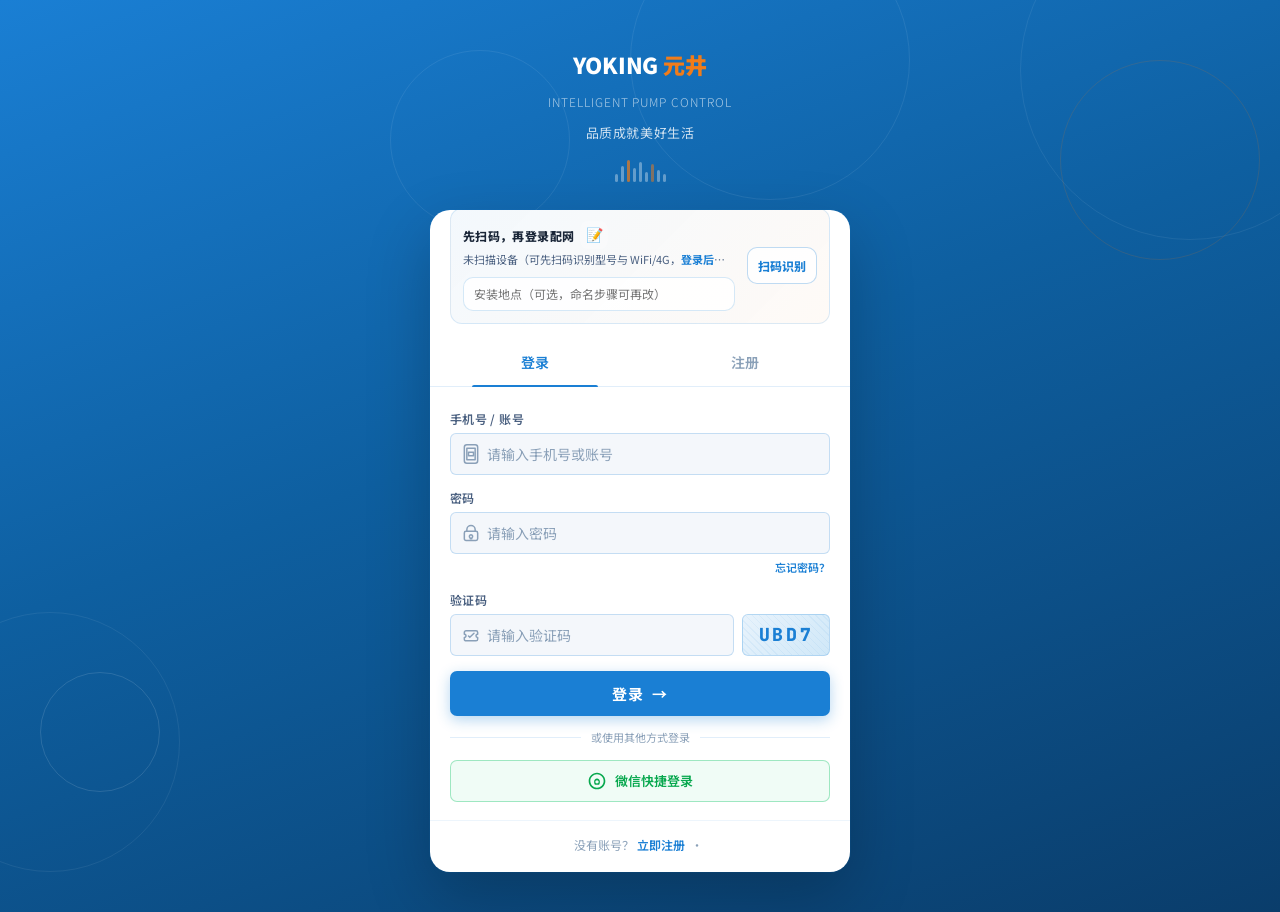
<file: login.html>
<!doctype html>
<html lang="zh-CN">
<head>
  <meta charset="UTF-8" />
  <meta name="viewport" content="width=device-width, initial-scale=1.0" />
  <title>YOKING 元井水泵控制器 v2 — 登录 / 注册</title>
  <link rel="stylesheet" href="./styles.css" />
  <style>
    /* 登录页独立样式补充 */
    .auth-wrap {
      min-height: 100dvh;
      display: flex;
      flex-direction: column;
      background: linear-gradient(160deg, #1a7fd4 0%, #0e5fa0 45%, #0a3d6b 100%);
      align-items: center;
      padding-bottom: 40px;
      position: relative;
      overflow: hidden;
    }

    /* 背景装饰圆圈 */
    .auth-bg-circle {
      position: absolute;
      border-radius: 50%;
      border: 1px solid rgba(255,255,255,0.07);
      pointer-events: none;
    }
    .auth-bg-circle:nth-child(1) { width: 340px; height: 340px; top: -100px; right: -80px; }
    .auth-bg-circle:nth-child(2) { width: 200px; height: 200px; top: 60px; right: 20px; border-color: rgba(240,124,26,0.15); }
    .auth-bg-circle:nth-child(3) { width: 260px; height: 260px; bottom: 40px; left: -80px; }
    .auth-bg-circle:nth-child(4) { width: 120px; height: 120px; bottom: 120px; left: 40px; border-color: rgba(255,255,255,0.12); }

    /* Hero */
    .auth-hero {
      width: 100%;
      max-width: 420px;
      padding: 52px 28px 28px;
      text-align: center;
      position: relative;
      z-index: 1;
    }

    .auth-hero__logo {
      display: flex;
      flex-direction: column;
      align-items: center;
      justify-content: center;
      gap: 12px;
      margin-bottom: 12px;
    }

    .auth-hero__logo-inner {
      display: flex;
      align-items: center;
      justify-content: center;
      gap: 10px;
    }

    .auth-hero__text {
      font-size: 24px;
      font-weight: 900;
      color: #fff;
      letter-spacing: -0.01em;
      line-height: 1.1;
      font-family: 'SourceHanSansCN','Source Han Sans CN','冬青黑体原版','Noto Sans SC',sans-serif;
    }

    .auth-hero__logo-img {
      height: 56px;
      width: auto;
      object-fit: contain;
      display: block;
    }

    .auth-hero__brand-wrap { text-align: center; }

    .auth-hero__brand {
      font-size: 22px;
      font-weight: 900;
      color: #fff;
      letter-spacing: -0.01em;
      line-height: 1.1;
      font-family: 'SourceHanSansCN','Source Han Sans CN','冬青黑体原版','Noto Sans SC',sans-serif;
    }

    .auth-hero__brand em {
      color: #f07c1a;
      font-style: normal;
    }

    .auth-hero__sub {
      font-size: 12px;
      color: rgba(255,255,255,0.65);
      letter-spacing: 0.08em;
      font-weight: 300;
      margin-top: 4px;
    }

    .auth-tagline {
      font-size: 13px;
      color: rgba(255,255,255,0.8);
      margin-top: 10px;
      letter-spacing: 0.04em;
      font-weight: 400;
    }

    /* 水波装饰动画 */
    .auth-wave-bar {
      display: flex;
      align-items: flex-end;
      justify-content: center;
      gap: 3px;
      height: 24px;
      margin: 14px 0 0;
    }

    .auth-wave-bar span {
      width: 3px;
      border-radius: 2px;
      background: rgba(255,255,255,0.35);
      animation: wave-bar 1.4s ease-in-out infinite;
    }

    .auth-wave-bar span:nth-child(1) { height: 8px; animation-delay: 0s; }
    .auth-wave-bar span:nth-child(2) { height: 16px; animation-delay: 0.1s; }
    .auth-wave-bar span:nth-child(3) { height: 22px; animation-delay: 0.2s; background: rgba(240,124,26,0.7); }
    .auth-wave-bar span:nth-child(4) { height: 14px; animation-delay: 0.3s; }
    .auth-wave-bar span:nth-child(5) { height: 20px; animation-delay: 0.4s; }
    .auth-wave-bar span:nth-child(6) { height: 10px; animation-delay: 0.5s; }
    .auth-wave-bar span:nth-child(7) { height: 18px; animation-delay: 0.6s; background: rgba(240,124,26,0.5); }
    .auth-wave-bar span:nth-child(8) { height: 12px; animation-delay: 0.7s; }
    .auth-wave-bar span:nth-child(9) { height: 8px; animation-delay: 0.8s; }

    @keyframes wave-bar {
      0%, 100% { transform: scaleY(0.5); opacity: 0.5; }
      50%       { transform: scaleY(1); opacity: 1; }
    }

    /* Card */
    .auth-card {
      width: calc(100% - 32px);
      max-width: 420px;
      background: #fff;
      border-radius: 20px;
      box-shadow: 0 24px 64px rgba(0,0,0,0.22), 0 0 0 1px rgba(26,127,212,0.1);
      overflow: hidden;
      position: relative;
      z-index: 1;
    }

    /* Tabs */
    .auth-tabs {
      display: flex;
      border-bottom: 1px solid rgba(26,127,212,0.13);
    }

    .auth-tab {
      flex: 1;
      padding: 14px 0;
      background: none;
      border: none;
      font-size: 14px;
      font-weight: 600;
      font-family: 'SourceHanSansCN','Source Han Sans CN','Noto Sans SC',sans-serif;
      color: #8aa0b8;
      cursor: pointer;
      transition: color 0.2s;
      position: relative;
    }

    .auth-tab.is-active { color: #1a7fd4; }

    .auth-tab.is-active::after {
      content: '';
      position: absolute;
      bottom: -1px;
      left: 20%;
      right: 20%;
      height: 2px;
      background: #1a7fd4;
      border-radius: 2px 2px 0 0;
    }

    /* Forms */
    .auth-form {
      padding: 22px 20px 18px;
      display: flex;
      flex-direction: column;
      gap: 13px;
    }

    .auth-form[hidden] { display: none !important; }

    .auth-field { display: flex; flex-direction: column; gap: 5px; }

    .auth-field__label {
      font-size: 12px;
      font-weight: 600;
      color: #4a6080;
      letter-spacing: 0.03em;
    }

    .auth-field__wrap {
      position: relative;
      display: flex;
      align-items: center;
    }

    .auth-field__icon {
      position: absolute;
      left: 11px;
      font-size: 15px;
      color: #8aa0b8;
      pointer-events: none;
      z-index: 1;
      display: flex;
      align-items: center;
      justify-content: center;
      width: 20px;
      height: 20px;
    }

    .auth-field__icon svg {
      width: 100%;
      height: 100%;
      fill: none;
      stroke: currentColor;
      stroke-width: 1.8;
      stroke-linecap: round;
      stroke-linejoin: round;
    }

    .auth-input {
      width: 100%;
      background: #f4f7fb;
      border: 1.5px solid rgba(26,127,212,0.22);
      border-radius: 6px;
      padding: 10px 12px 10px 36px;
      font-size: 14px;
      font-family: 'SourceHanSansCN','Noto Sans SC',sans-serif;
      color: #1a2638;
      outline: none;
      transition: border-color 0.15s, box-shadow 0.15s, background 0.15s;
    }

    .auth-input:focus {
      border-color: #1a7fd4;
      box-shadow: 0 0 0 3px rgba(26,127,212,0.15);
      background: #fff;
    }

    .auth-input::placeholder { color: #8aa0b8; }

    /* 验证码行 */
    .auth-captcha-row {
      display: flex;
      gap: 8px;
      align-items: stretch;
    }

    .auth-captcha-row .auth-field__wrap { flex: 1; }

    .auth-captcha-img {
      flex-shrink: 0;
      height: 42px;
      border-radius: 6px;
      overflow: hidden;
      border: 1.5px solid rgba(26,127,212,0.22);
      cursor: pointer;
      display: flex;
      align-items: center;
      justify-content: center;
      background: linear-gradient(135deg, #e8f3fc 0%, #d0e8f8 100%);
      padding: 0 10px;
      font-size: 18px;
      font-weight: 900;
      font-family: 'JetBrains Mono', monospace;
      color: #1a7fd4;
      letter-spacing: 0.15em;
      user-select: none;
      min-width: 88px;
      position: relative;
      overflow: hidden;
    }

    .auth-captcha-img::after {
      content: '';
      position: absolute;
      inset: 0;
      background: repeating-linear-gradient(
        45deg,
        transparent,
        transparent 4px,
        rgba(26,127,212,0.06) 4px,
        rgba(26,127,212,0.06) 5px
      );
    }

    .auth-hint {
      font-size: 11px;
      color: #8aa0b8;
      padding: 0 2px;
    }

    .auth-btn {
      display: flex;
      align-items: center;
      justify-content: center;
      gap: 8px;
      padding: 12px 20px;
      border: none;
      border-radius: 7px;
      background: #1a7fd4;
      color: #fff;
      font-size: 15px;
      font-weight: 700;
      font-family: 'SourceHanSansCN','Noto Sans SC',sans-serif;
      cursor: pointer;
      letter-spacing: 0.05em;
      box-shadow: 0 4px 14px rgba(26,127,212,0.32);
      transition: background 0.15s, transform 0.1s, box-shadow 0.15s;
      margin-top: 2px;
    }

    .auth-btn:hover { background: #1268b0; box-shadow: 0 6px 18px rgba(26,127,212,0.38); }
    .auth-btn:active { transform: scale(0.98); }

    .auth-divider {
      display: flex;
      align-items: center;
      gap: 10px;
      font-size: 11px;
      color: #8aa0b8;
    }

    .auth-divider::before, .auth-divider::after {
      content: '';
      flex: 1;
      height: 1px;
      background: rgba(26,127,212,0.13);
    }

    .auth-wechat-btn {
      display: flex;
      align-items: center;
      justify-content: center;
      gap: 8px;
      padding: 10px 20px;
      border: 1.5px solid rgba(7,193,96,0.35);
      border-radius: 7px;
      background: rgba(7,193,96,0.06);
      color: #07a84e;
      font-size: 13px;
      font-weight: 600;
      font-family: 'SourceHanSansCN','Noto Sans SC',sans-serif;
      cursor: pointer;
      transition: background 0.15s;
    }

    .auth-wechat-btn:hover { background: rgba(7,193,96,0.12); }

    /* 服务条款勾选 */
    .auth-agree {
      display: flex;
      align-items: flex-start;
      gap: 8px;
      font-size: 11px;
      color: #8aa0b8;
      margin-top: -4px;
    }

    .auth-agree input[type="checkbox"] {
      accent-color: #1a7fd4;
      width: 14px;
      height: 14px;
      margin-top: 2px;
      flex-shrink: 0;
      cursor: pointer;
    }

    .auth-agree a {
      color: #1a7fd4;
      text-decoration: none;
      font-weight: 600;
    }

    /* Footer */
    .auth-footer {
      padding: 0 20px 18px;
      text-align: center;
      font-size: 12px;
      color: #8aa0b8;
      border-top: 1px solid rgba(26,127,212,0.08);
      padding-top: 14px;
    }

    .auth-footer a {
      color: #1a7fd4;
      font-weight: 600;
      text-decoration: none;
      cursor: pointer;
    }

    /* 忘记密码 */
    .auth-forgot {
      text-align: right;
      font-size: 11px;
    }

    .auth-forgot a {
      color: #1a7fd4;
      font-weight: 600;
      text-decoration: none;
      cursor: pointer;
    }

    /* 密码强度条 */
    .auth-pwd-strength {
      display: flex;
      gap: 4px;
      margin-top: 4px;
    }

    .auth-pwd-strength span {
      flex: 1;
      height: 3px;
      border-radius: 2px;
      background: #e5eaf0;
      transition: background 0.3s;
    }

    .auth-pwd-strength[data-level="1"] span:nth-child(1) { background: #dc2626; }
    .auth-pwd-strength[data-level="2"] span:nth-child(-n+2) { background: #d97706; }
    .auth-pwd-strength[data-level="3"] span:nth-child(-n+3) { background: #1a7fd4; }
    .auth-pwd-strength[data-level="4"] span { background: #16a34a; }

    .auth-pwd-strength-label {
      font-size: 10px;
      color: #8aa0b8;
      margin-top: 3px;
      text-align: right;
    }

    /* 扫码即绑定（静默注册） */
    .auth-scanbox{
      margin: -2px 20px 14px;
      border: 1px solid rgba(26,127,212,0.14);
      background: linear-gradient(135deg, rgba(26,127,212,0.05), rgba(240,124,26,0.04));
      border-radius: 12px;
      padding: 12px 12px;
      display: flex;
      align-items: center;
      justify-content: space-between;
      gap: 12px;
    }
    .auth-scanbox__left{ display:flex; flex-direction:column; gap:2px; min-width:0; }
    .auth-scanbox__title{ font-size:12px; font-weight:800; color:#1a2638; letter-spacing:0.03em; }
    .auth-scanbox__sub{ font-size:11px; color:#4a6080; white-space:nowrap; overflow:hidden; text-overflow:ellipsis; }
    .auth-scanbox__sub b{ color:#1a7fd4; }
    .auth-scanbox__btn{
      flex-shrink:0;
      border: 1.5px solid rgba(26,127,212,0.28);
      background: rgba(255,255,255,0.8);
      color: #1a7fd4;
      border-radius: 10px;
      padding: 9px 10px;
      font-size: 12px;
      font-weight: 800;
      cursor: pointer;
      transition: transform 0.1s, background 0.15s, border-color 0.15s;
      font-family: inherit;
    }
    .auth-scanbox__btn:hover{ background:#fff; border-color: rgba(26,127,212,0.38); }
    .auth-scanbox__btn:active{ transform: scale(0.98); }

    .auth-scanbox__input{
      margin-top: 6px;
      height: 34px;
      border-radius: 10px;
      border: 1.5px solid rgba(26,127,212,0.18);
      background: rgba(255,255,255,0.85);
      padding: 0 10px;
      font-size: 12px;
      color: #1a2638;
      outline: none;
      width: 100%;
      font-family: inherit;
    }
    .auth-scanbox__input:focus{
      border-color:#1a7fd4;
      box-shadow: 0 0 0 3px rgba(26,127,212,0.12);
      background:#fff;
    }
    .proto-note-trigger {
      border: none;
      background: rgba(255,255,255,0.2);
      border-radius: 8px;
      width: 28px;
      height: 28px;
      cursor: pointer;
      font-size: 14px;
      line-height: 1;
      flex-shrink: 0;
    }
    .proto-note-trigger:hover { background: rgba(255,255,255,0.35); }
    .proto-note-panel {
      position: fixed;
      right: 16px;
      bottom: 16px;
      z-index: 9999;
      width: min(420px, calc(100vw - 32px));
      max-height: min(70vh, 520px);
      background: #fff;
      border: 1px solid #e2e8f0;
      border-radius: 16px;
      box-shadow: 0 20px 50px rgba(15,23,42,0.18);
      display: flex;
      flex-direction: column;
    }
    .proto-note-panel[hidden] { display: none; }
    .proto-note-panel__head {
      display: flex;
      align-items: center;
      gap: 8px;
      padding: 12px 14px;
      border-bottom: 1px solid #f1f5f9;
    }
    .proto-note-panel__title { font-weight: 700; font-size: 14px; flex: 1; }
    .proto-note-panel__close {
      border: none;
      background: #f1f5f9;
      border-radius: 8px;
      width: 28px;
      height: 28px;
      cursor: pointer;
    }
    .proto-note-panel__body {
      padding: 12px 14px;
      overflow: auto;
      font-size: 12px;
      line-height: 1.55;
      color: #475569;
    }
    .proto-note-panel__body p { margin: 0 0 8px; }
    .proto-note-panel__body code {
      font-size: 11px;
      background: #f1f5f9;
      padding: 1px 4px;
      border-radius: 4px;
    }
    .proto-note-panel__body .proto-flow {
      font-size: 11px;
      line-height: 1.55;
      background: #f8fafc;
      border: 1px solid #e2e8f0;
      border-radius: 10px;
      padding: 10px 12px;
      overflow-x: auto;
      white-space: pre;
      font-family: ui-monospace, Consolas, monospace;
      color: #334155;
      margin: 8px 0;
    }
    .proto-note-panel__body .proto-mermaid {
      margin: 8px 0;
      padding: 10px;
      background: #fff;
      border: 1px solid #e2e8f0;
      border-radius: 10px;
      overflow-x: auto;
    }
    .proto-note-panel__body .proto-mermaid svg {
      max-width: 100%;
      height: auto;
    }
    .proto-note-disclaimer {
      font-size: 11px;
      color: #94a3b8;
      margin: 0 0 10px;
      padding: 8px 10px;
      border-radius: 8px;
      background: #f8fafc;
      border: 1px dashed #e2e8f0;
    }
    .auth-scanbox__title-row {
      display: flex;
      align-items: center;
      gap: 6px;
    }
  </style>
</head>
<body>
  <div class="auth-wrap">
    <!-- 背景装饰圆 -->
    <div class="auth-bg-circle"></div>
    <div class="auth-bg-circle"></div>
    <div class="auth-bg-circle"></div>
    <div class="auth-bg-circle"></div>

    <!-- Hero -->
    <div class="auth-hero" style="max-width:420px;width:100%;">
      <div class="auth-hero__logo">
        <div class="auth-hero__logo-inner">
          <div class="auth-hero__brand">YOKING <em>元井</em></div>
        </div>
        <div class="auth-hero__sub">INTELLIGENT PUMP CONTROL</div>
      </div>
      <div class="auth-tagline">品质成就美好生活</div>
      <div class="auth-wave-bar">
        <span></span><span></span><span></span><span></span><span></span>
        <span></span><span></span><span></span><span></span>
      </div>
    </div>

    <!-- Auth Card -->
    <div class="auth-card">
      <div class="auth-scanbox">
        <div class="auth-scanbox__left">
          <div class="auth-scanbox__title-row">
            <div class="auth-scanbox__title">先扫码，再登录配网</div>
            <button type="button" class="proto-note-trigger" data-proto-note="login-scan" title="查看扫码配网流程备注">📝</button>
          </div>
          <div class="auth-scanbox__sub" id="scanHint">未扫描设备（可先扫码识别型号与 WiFi/4G，登录后继续配网）</div>
          <input class="auth-scanbox__input" id="bindLocationName" placeholder="安装地点（可选，命名步骤可再改）" />
        </div>
        <button type="button" class="auth-scanbox__btn" id="btnScanBind" onclick="scanAndCacheDevice()" title="仅识别 SN、型号与联网方式；配网在登录后 App 内完成">扫码识别</button>
      </div>

      <!-- Tab 切换 -->
      <div class="auth-tabs">
        <button class="auth-tab is-active" id="tabLogin" onclick="switchTab('login')">登录</button>
        <button class="auth-tab" id="tabRegister" onclick="switchTab('register')">注册</button>
      </div>

      <!-- 登录表单 -->
      <form class="auth-form" id="formLogin" onsubmit="handleLogin(event)">
        <div class="auth-field">
          <div class="auth-field__label">手机号 / 账号</div>
          <div class="auth-field__wrap">
            <span class="auth-field__icon">
              <svg xmlns="http://www.w3.org/2000/svg" viewBox="0 0 24 24">
                <path d="M17 1H7C5.34315 1 4 2.34315 4 4V20C4 21.6569 5.34315 23 7 23H17C18.6569 23 20 21.6569 20 20V4C20 2.34315 18.6569 1 17 1ZM17 19H7V5H17V19Z"/>
                <path d="M15 10H9V14H15V10Z"/>
              </svg>
            </span>
            <input class="auth-input" type="text" placeholder="请输入手机号或账号" id="loginUser" autocomplete="username" />
          </div>
        </div>

        <div class="auth-field">
          <div class="auth-field__label">密码</div>
          <div class="auth-field__wrap">
            <span class="auth-field__icon">
              <svg xmlns="http://www.w3.org/2000/svg" viewBox="0 0 24 24">
                <!-- keyhole lock (cleaner) -->
                <path d="M7 10V8a5 5 0 0 1 10 0v2" />
                <path d="M6 10h12a2 2 0 0 1 2 2v7a2 2 0 0 1-2 2H6a2 2 0 0 1-2-2v-7a2 2 0 0 1 2-2Z" />
                <path d="M12 14a2 2 0 0 1 1 3.732V19h-2v-1.268A2 2 0 0 1 12 14Z" />
              </svg>
            </span>
            <input class="auth-input" type="password" placeholder="请输入密码" id="loginPwd" autocomplete="current-password" />
          </div>
          <div class="auth-forgot"><a onclick="alert('密码重置（原型占位）')">忘记密码？</a></div>
        </div>

        <div class="auth-field">
          <div class="auth-field__label">验证码</div>
          <div class="auth-captcha-row">
            <div class="auth-field__wrap">
              <span class="auth-field__icon">
              <svg xmlns="http://www.w3.org/2000/svg" viewBox="0 0 24 24">
                <!-- verification code (ticket + check) -->
                <path d="M6 7h12a2 2 0 0 1 2 2v2a2 2 0 0 0 0 4v2a2 2 0 0 1-2 2H6a2 2 0 0 1-2-2v-2a2 2 0 0 0 0-4V9a2 2 0 0 1 2-2Z" />
                <path d="M9 13.2l1.6 1.6L15.6 10" />
              </svg>
            </span>
              <input class="auth-input" type="text" placeholder="请输入验证码" id="loginCaptcha" maxlength="4" />
            </div>
            <div class="auth-captcha-img" id="captchaImg" onclick="refreshCaptcha()" title="点击刷新">
              <span id="captchaText">AF3K</span>
            </div>
          </div>
        </div>

        <button type="submit" class="auth-btn">
          <span>登录</span>
          <span>→</span>
        </button>

        <div class="auth-divider">或使用其他方式登录</div>

        <button type="button" class="auth-wechat-btn" onclick="wechatLogin()">
          <span style="display: flex; align-items: center; justify-content: center; width: 20px; height: 20px;">
            <svg xmlns="http://www.w3.org/2000/svg" viewBox="0 0 24 24" style="width: 100%; height: 100%; fill: #07a84e;">
              <path d="M12 2C6.48 2 2 6.48 2 12C2 17.52 6.48 22 12 22C17.52 22 22 17.52 22 12C22 6.48 17.52 2 12 2ZM12 20C7.59 20 4 16.41 4 12C4 7.59 7.59 4 12 4C16.41 4 20 7.59 20 12C20 16.41 16.41 20 12 20ZM9.5 16.5C9.5 16.5 8.5 15.5 8.5 13C8.5 10.5 10 9 12 9C14 9 15.5 10.5 15.5 13C15.5 15.5 14.5 16.5 14.5 16.5M12 11C10.8954 11 10 11.8954 10 13C10 14.1046 10.8954 15 12 15C13.1046 15 14 14.1046 14 13C14 11.8954 13.1046 11 12 11Z"/>
            </svg>
          </span>
          <span>微信快捷登录</span>
        </button>
      </form>

      <!-- 注册表单 -->
      <form class="auth-form" id="formRegister" hidden onsubmit="handleRegister(event)">
        <div class="auth-field">
          <div class="auth-field__label">手机号</div>
          <div class="auth-captcha-row">
            <div class="auth-field__wrap" style="flex:1">
              <span class="auth-field__icon">
                <svg xmlns="http://www.w3.org/2000/svg" viewBox="0 0 24 24">
                  <path d="M17 1H7C5.34315 1 4 2.34315 4 4V20C4 21.6569 5.34315 23 7 23H17C18.6569 23 20 21.6569 20 20V4C20 2.34315 18.6569 1 17 1ZM17 19H7V5H17V19Z"/>
                  <path d="M15 10H9V14H15V10Z"/>
                </svg>
              </span>
              <input class="auth-input" type="tel" placeholder="请输入手机号" id="regPhone" autocomplete="tel" />
            </div>
            <button type="button" class="auth-captcha-img" id="btnSmsCode" onclick="sendSms()"
              style="font-size:11px;font-weight:700;color:#1a7fd4;letter-spacing:0;font-family:inherit;min-width:84px;border:1.5px solid rgba(26,127,212,0.35);background:rgba(26,127,212,0.06);">
              获取验证码
            </button>
          </div>
        </div>

        <div class="auth-field">
          <div class="auth-field__label">短信验证码</div>
          <div class="auth-field__wrap">
            <span class="auth-field__icon">
              <svg xmlns="http://www.w3.org/2000/svg" viewBox="0 0 24 24">
                <path d="M20 4H4C2.89543 4 2 4.89543 2 6V18C2 19.1046 2.89543 20 4 20H20C21.1046 20 22 19.1046 22 18V6C22 4.89543 21.1046 4 20 4ZM20 8L12 13L4 8V6L12 11L20 6V8Z"/>
              </svg>
            </span>
            <input class="auth-input" type="text" placeholder="请输入短信验证码" id="regSmsCode" maxlength="6" />
          </div>
        </div>

        <div class="auth-field">
          <div class="auth-field__label">设置密码</div>
          <div class="auth-field__wrap">
            <span class="auth-field__icon">
              <svg xmlns="http://www.w3.org/2000/svg" viewBox="0 0 24 24">
                <!-- keyhole lock (cleaner) -->
                <path d="M7 10V8a5 5 0 0 1 10 0v2" />
                <path d="M6 10h12a2 2 0 0 1 2 2v7a2 2 0 0 1-2 2H6a2 2 0 0 1-2-2v-7a2 2 0 0 1 2-2Z" />
                <path d="M12 14a2 2 0 0 1 1 3.732V19h-2v-1.268A2 2 0 0 1 12 14Z" />
              </svg>
            </span>
            <input class="auth-input" type="password" placeholder="至少8位，含字母和数字" id="regPwd" autocomplete="new-password"
              oninput="checkPwdStrength(this.value)" />
          </div>
          <div class="auth-pwd-strength" id="pwdStrengthBar" data-level="0">
            <span></span><span></span><span></span><span></span>
          </div>
          <div class="auth-pwd-strength-label" id="pwdStrengthLabel">密码强度</div>
        </div>

        <div class="auth-field">
          <div class="auth-field__label">确认密码</div>
          <div class="auth-field__wrap">
            <span class="auth-field__icon">
              <svg xmlns="http://www.w3.org/2000/svg" viewBox="0 0 24 24">
                <!-- keyhole lock (cleaner) -->
                <path d="M7 10V8a5 5 0 0 1 10 0v2" />
                <path d="M6 10h12a2 2 0 0 1 2 2v7a2 2 0 0 1-2 2H6a2 2 0 0 1-2-2v-7a2 2 0 0 1 2-2Z" />
                <path d="M12 14a2 2 0 0 1 1 3.732V19h-2v-1.268A2 2 0 0 1 12 14Z" />
              </svg>
            </span>
            <input class="auth-input" type="password" placeholder="再次输入密码" id="regPwd2" autocomplete="new-password" />
          </div>
        </div>

        <label class="auth-agree">
          <input type="checkbox" id="agreeCheck" />
          <span>我已阅读并同意 <a onclick="alert('服务条款（原型占位）')">《服务条款》</a> 和 <a onclick="alert('隐私政策（原型占位）')">《隐私政策》</a></span>
        </label>

        <button type="submit" class="auth-btn">
          <span>立即注册</span>
          <span>→</span>
        </button>
      </form>

      <!-- Footer -->
      <div class="auth-footer">
        <span id="footerHint">没有账号？</span>
        <a id="footerSwitch" onclick="switchTab('register')">立即注册</a>
        &nbsp;·&nbsp;
      </div>
    </div>

    <!-- 直接跳转演示入口已移除，微信登录直接进入 -->
  </div>

  <script>
    const AUTH_KEY = "cledic_auth_v1";
    const BINDINGS_KEY = "cledic_bindings_v1";
    const DEVICE_REG_KEY = "cledic_devices_v1";
    const DEVICE_ACCESS_KEY = "cledic_device_access_v1";
    const BIND_CONFLICT_KEY = "cledic_bind_conflicts_v1";
    const USERS_KEY = "cledic_users_v1";
    const PENDING_BIND_KEY = "cledic_pending_bind_v1";
    const SN_PREFIX_KEY = "cledic_sn_prefixes_v1";
    const BIND_CONFLICT_MSG = "该设备已绑定其他主用户，请联系管理员/经销商处理。";
    // 后端绑定接口（占位）。接入后把它改成你的真实 URL。
    const BACKEND_BIND_URL = "";

    function safeJsonParse(text, fallback) {
      try { return JSON.parse(text); } catch { return fallback; }
    }
    function loadJson(key, fallback) {
      const raw = localStorage.getItem(key);
      if (!raw) return fallback;
      return safeJsonParse(raw, fallback);
    }
    function saveJson(key, value) {
      localStorage.setItem(key, JSON.stringify(value));
    }
    function maskPhone(phone) {
      const p = String(phone || "").replace(/\s/g, "");
      if (/^\d{11}$/.test(p)) return `${p.slice(0, 3)}****${p.slice(7)}`;
      return p ? `${p.slice(0, 3)}****` : "—";
    }

    function setScanHint() {
      const pending = loadJson(PENDING_BIND_KEY, null);
      const el = document.getElementById("scanHint");
      if (!el) return;
      if (!pending?.code) {
        el.innerHTML = "未扫描设备（可先扫码识别型号与 WiFi/4G，<b>登录后</b>在 App 内配网）";
        return;
      }
      const suffix = String(pending.code).slice(-4);
      const netLabel = pending.netType === "wifi" ? "WiFi版" : pending.netType === "4g" ? "4G版" : "联网方式待识别";
      const model = pending.modelLabel || pending.model ? ` · 型号：${pending.modelLabel || pending.model}` : "";
      const loc = pending.locationName ? ` · 地点：${pending.locationName}` : "";
      el.innerHTML = `已识别：<b>${pending.name || "水泵设备"}</b>（${suffix}） · ${pending.code}${model} · ${netLabel}${loc}<br><span style="font-size:12px;color:#64748b;">登录后将自动进入「配网 → 命名」，此处不直接绑定。</span>`;
    }

    const QR_SLUG_STORE_KEY = "cledic_qr_short_slugs_v1";

    /** 超短链 slug → SN + token（原型读 localStorage） */
    function resolveQrShortSlugLogin(slug) {
      const key = String(slug || "").trim();
      if (!key) return { code: "", bindToken: "" };
      if (typeof window.__cledicResolveQrShortSlug === "function") {
        const hit = window.__cledicResolveQrShortSlug(key);
        return {
          code: normalizeDeviceCode(hit.sn || ""),
          bindToken: String(hit.bindToken || "").trim(),
        };
      }
      try {
        const map = JSON.parse(localStorage.getItem(QR_SLUG_STORE_KEY) || "{}");
        const row = map[key];
        if (!row) return { code: "", bindToken: "" };
        return {
          code: normalizeDeviceCode(row.sn || ""),
          bindToken: String(row.bindToken || "").trim(),
        };
      } catch {
        return { code: "", bindToken: "" };
      }
    }

    function normalizeDeviceCode(raw) {
      const text = String(raw || "").trim();
      if (!text) return "";
      if (text.startsWith("{") && text.endsWith("}")) {
        const obj = safeJsonParse(text, null);
        if (obj && typeof obj === "object") {
          return normalizeDeviceCode(obj.sn || obj.code || obj.deviceCode || "");
        }
      }
      if (/^https?:\/\//i.test(text) || text.includes("?") || text.includes("/d/") || text.includes("/s/")) {
        try {
          const u = new URL(text.startsWith("http") ? text : `https://app.cledic.cn${text.startsWith("/") ? "" : "/"}${text}`, location.href);
          const slugM = u.pathname.match(/\/s\/([^/?#]+)/i);
          if (slugM) {
            const resolved = resolveQrShortSlugLogin(decodeURIComponent(slugM[1]));
            if (resolved.code) return resolved.code;
          }
          const pathSn = u.pathname.match(/\/d\/([^/?#]+)/i);
          if (pathSn) return normalizeDeviceCode(decodeURIComponent(pathSn[1]));
          const fromQuery = u.searchParams.get("sn") || u.searchParams.get("code") || u.searchParams.get("deviceCode") || "";
          if (fromQuery) return normalizeDeviceCode(fromQuery);
        } catch {
          // fallthrough
        }
      }
      const upper = text.toUpperCase().replace(/\s/g, "");
      const cledic = upper.match(/CLEDIC-\d{10}/);
      if (cledic) return cledic[0];
      return upper;
    }

    function resolveSnPrefixRuleLogin(deviceCode) {
      const code = normalizeDeviceCode(deviceCode);
      if (!code) return null;
      const rules = loadJson(SN_PREFIX_KEY, []);
      const matched = (Array.isArray(rules) ? rules : [])
        .map((r) => ({ ...r, prefix: String(r.prefix || r.snPrefix || "").trim().toUpperCase() }))
        .filter((r) => r.prefix && code.startsWith(r.prefix))
        .sort((a, b) => b.prefix.length - a.prefix.length);
      return matched[0] || null;
    }

    /** 登录页扫码：识别型号与联网方式（与 index 配网向导数据源一致） */
    function resolveLoginScanMeta(raw) {
      const parsed = parseQrPayload(raw);
      const code = normalizeDeviceCode(parsed.code || raw);
      if (!code) return null;
      const regList = loadJson(DEVICE_REG_KEY, []);
      const reg = (Array.isArray(regList) ? regList : []).find((x) => String(x.code || "").trim() === code);
      const rule = resolveSnPrefixRuleLogin(code);
      let netType = String(parsed.netType || reg?.netType || "").toLowerCase();
      if (netType !== "wifi" && netType !== "4g") {
        const prefixNet = { HSP: "4g", SGW: "4g", BP: "wifi", CA: "wifi", FAN: "wifi", CMP: "4g", AGRI: "wifi", IND: "4g" };
        const head = code.replace(/[^A-Z]/g, "").slice(0, 4);
        for (const [p, n] of Object.entries(prefixNet)) {
          if (code.startsWith(p)) netType = n;
        }
      }
      const modelLabel = String(rule?.modelCode || parsed.model || reg?.model || "").trim();
      return {
        code,
        netType: netType === "wifi" || netType === "4g" ? netType : "wifi",
        model: String(parsed.model || reg?.model || "").trim(),
        modelLabel,
        locationName: String(parsed.locationName || "").trim(),
        bindToken: String(parsed.bindToken || "").trim(),
      };
    }

    function redirectAfterAuth() {
      const pending = loadJson(PENDING_BIND_KEY, null);
      if (pending?.code) {
        window.location.href = "index.html?continueOnboarding=1";
        return;
      }
      window.location.href = "index.html";
    }

    function parseQrPayload(raw) {
      const text = String(raw || "").trim();
      if (!text) return { code: "", model: "", locationName: "" };

      // JSON: {"sn":"...","net_type":"4g","model":"..."} 或 cledic_device_qr
      if (text.startsWith("{") && text.endsWith("}")) {
        const obj = safeJsonParse(text, null);
        if (obj && typeof obj === "object") {
          const code = normalizeDeviceCode(obj.sn || obj.code || obj.deviceCode || "");
          const model = String(obj.model || obj.deviceModel || "").trim();
          const locationName = String(obj.locationName || obj.location || obj.site || "").trim();
          const netType = String(obj.net_type || obj.netType || "").trim().toLowerCase();
          return { code, model, locationName, netType };
        }
      }

      // URL / 短链: https://app.cledic.cn/d/{SN}?t=... 或 https://cledic.cn/s/{slug}
      if (/^https?:\/\//i.test(text) || text.includes("?") || text.includes("/d/") || text.includes("/s/")) {
        try {
          const u = new URL(text.startsWith("http") ? text : `https://app.cledic.cn${text.startsWith("/") ? "" : "/"}${text}`, location.href);
          const slugM = u.pathname.match(/\/s\/([^/?#]+)/i);
          if (slugM) {
            const resolved = resolveQrShortSlugLogin(decodeURIComponent(slugM[1]));
            if (resolved.code) return { ...resolved, model: "", locationName: "" };
          }
          const sp = u.searchParams;
          const pathSn = u.pathname.match(/\/d\/([^/?#]+)/i);
          const code = normalizeDeviceCode(
            pathSn ? decodeURIComponent(pathSn[1]) : sp.get("code") || sp.get("sn") || sp.get("deviceCode") || ""
          );
          const bindToken = String(sp.get("t") || sp.get("bind_token") || sp.get("bindToken") || "").trim();
          const model = String(sp.get("model") || sp.get("deviceModel") || "").trim();
          const locationName = String(sp.get("locationName") || sp.get("location") || sp.get("site") || "").trim();
          return { code, model, locationName, bindToken };
        } catch {
          // fallthrough
        }
      }

      // key=value pairs: sn=...;model=...;locationName=...
      if (text.includes("=")) {
        const parts = text.split(/[;&\s]+/).filter(Boolean);
        const map = {};
        parts.forEach((p) => {
          const i = p.indexOf("=");
          if (i <= 0) return;
          const k = p.slice(0, i).trim();
          const v = p.slice(i + 1).trim();
          if (k) map[k] = v;
        });
        const code = normalizeDeviceCode(map.code || map.sn || map.deviceCode || "");
        const model = String(map.model || map.deviceModel || "").trim();
        const locationName = String(map.locationName || map.location || map.site || "").trim();
        return { code, model, locationName };
      }

      // plain: contains device code only
      return { code: normalizeDeviceCode(text), model: "", locationName: "", netType: "" };
    }

    // 扫码并缓存：登录后进入 App 配网向导，不在此页完成绑定
    function scanAndCacheDevice() {
      const raw = prompt(
        "扫码结果（原型：粘贴短链或 SN）",
        "https://app.cledic.cn/d/AGRI10001"
      );
      if (!raw) return;
      const meta = resolveLoginScanMeta(raw);
      if (!meta?.code) {
        alert("未能识别设备 SN，请检查二维码内容。");
        return;
      }
      const locationNameInput = document.getElementById("bindLocationName")?.value?.trim() || "";
      const locationName = locationNameInput || meta.locationName || "";
      const pending = {
        code: meta.code,
        name: `水泵设备（${meta.code.slice(-4)}）`,
        model: meta.model,
        modelLabel: meta.modelLabel,
        netType: meta.netType,
        locationName,
        scannedAt: Date.now(),
        awaitOnboarding: true,
        bindToken: String(meta.bindToken || "").trim() || undefined,
      };
      saveJson(PENDING_BIND_KEY, pending);
      setScanHint();
      if (confirm("已识别设备信息。请登录或注册，登录后将自动进入「配网 → 命名」步骤。\n\n是否现在去登录？")) {
        switchTab("login");
      }
    }

    function upsertDeviceRegistry({ code, name, status, metrics, lastSync }) {
      const list = loadJson(DEVICE_REG_KEY, []);
      const idx = list.findIndex((x) => x.code === code);
      const row = {
        code,
        name: name || code,
        status: status || list[idx]?.status || "stopped",
        metrics: metrics ? { ...metrics } : (list[idx]?.metrics ?? null),
        lastSync: lastSync || list[idx]?.lastSync || "",
        updatedAt: Date.now(),
        createdAt: idx >= 0 ? list[idx].createdAt : Date.now(),
      };
      if (idx >= 0) list[idx] = { ...list[idx], ...row };
      else list.unshift(row);
      saveJson(DEVICE_REG_KEY, list);
    }

    function addBindingForUser({ userId, phone, code, name }) {
      const bindings = loadJson(BINDINGS_KEY, []);
      const exists = bindings.some((b) => b.userId === userId && b.code === code);
      if (exists) return true;
      bindings.unshift({
        id: `b_${Math.random().toString(16).slice(2, 10)}`,
        userId,
        phone,
        maskedPhone: phone ? maskPhone(phone) : "未绑定手机号",
        code,
        name: name || code,
        boundAt: Date.now()
      });
      saveJson(BINDINGS_KEY, bindings);
      return true;
    }

    function ensurePumpStateDevice({ code, name }) {
      const seed = loadJson("pump_proto_state", null) || {};
      const devices = Array.isArray(seed.devices) ? seed.devices : [];
      let hit = devices.find((d) => d.code === code);
      if (!hit) {
        hit = {
          id: `dev_${Math.random().toString(16).slice(2, 8)}`,
          name: name || `水泵设备（${code.slice(-4)}）`,
          code,
          model: "",
          fwVersion: "",
          locationName: "",
          status: "stopped",
          metrics: {
            p: 0, q: 0, i: 0, v: 0,
            wlPct: 40, wlM: 1.6,
            rpm: 0, head: 0,
            vIn: 0, vOut: 0, iOut: 0,
            temp: 26,
            runSec: 0,
            totalSec: 0
          },
          ilimit: 8.0,
          mode: "auto",
          gear: 3
        };
        devices.unshift(hit);
      } else {
        hit.name = name || hit.name;
      }
      seed.devices = devices;
      seed.currentDeviceId = hit.id;
      saveJson("pump_proto_state", seed);
      return hit;
    }

    async function postBindToBackend(payload) {
      if (!BACKEND_BIND_URL) return;
      try {
        await fetch(BACKEND_BIND_URL, {
          method: "POST",
          headers: { "Content-Type": "application/json" },
          body: JSON.stringify(payload)
        });
      } catch {
        // 原型：不阻塞主流程
      }
    }

    function getDeviceAccessOwnerPhone(deviceCode) {
      const sn = String(deviceCode || "").trim();
      if (!sn) return "";
      const list = loadJson(DEVICE_ACCESS_KEY, []);
      const row = (Array.isArray(list) ? list : []).find((x) => String(x.deviceCode || x.code || "").trim() === sn);
      return String(row?.ownerPhone || "").replace(/\s/g, "");
    }

    function recordBindConflictIfNeeded({ deviceCode, applicantPhone, applicantName }) {
      const sn = String(deviceCode || "").trim();
      const applicant = String(applicantPhone || "").replace(/\s/g, "");
      const owner = getDeviceAccessOwnerPhone(sn);
      if (!owner || !applicant || owner === applicant) return false;
      const list = loadJson(BIND_CONFLICT_KEY, []);
      const arr = Array.isArray(list) ? list : [];
      const exists = arr.some(
        (x) =>
          String(x.deviceCode || "").trim() === sn &&
          String(x.applicantPhone || "").replace(/\s/g, "") === applicant &&
          String(x.status || "pending") === "pending"
      );
      if (!exists) {
        arr.unshift({
          id: `bc_${Date.now()}_${Math.random().toString(16).slice(2, 8)}`,
          deviceCode: sn,
          currentOwnerPhone: owner,
          applicantPhone: applicant,
          applicantName: String(applicantName || "").trim(),
          status: "pending",
          createdAt: Date.now(),
          updatedAt: Date.now(),
        });
        saveJson(BIND_CONFLICT_KEY, arr);
      }
      return true;
    }

    async function finalizePendingBindAfterAuth(auth) {
      const pending = loadJson(PENDING_BIND_KEY, null);
      if (!pending?.code) return null;
      const code = String(pending.code).trim();
      const name = pending.name || `水泵设备（${code.slice(-4)}）`;
      const model = String(pending.model || "").trim();
      const locationName = String(pending.locationName || "").trim();
      const applicantPhone = String(auth?.phone || "").replace(/\s/g, "");
      const owner = getDeviceAccessOwnerPhone(code);
      if (owner && applicantPhone && owner !== applicantPhone) {
        recordBindConflictIfNeeded({ deviceCode: code, applicantPhone, applicantName: auth?.name || "" });
        alert(BIND_CONFLICT_MSG);
        return null;
      }

      addBindingForUser({ userId: auth.userId, phone: auth.phone, code, name });
      upsertDeviceRegistry({ code, name, status: "stopped", metrics: null, lastSync: "" });
      const device = ensurePumpStateDevice({ code, name });
      if (device) {
        device.model = model || device.model || "";
        device.locationName = locationName || device.locationName || "";
        device.fwVersion = device.fwVersion || "";
        // 写回（ensurePumpStateDevice 已写入一次，这里再覆盖元信息）
        const seed = loadJson("pump_proto_state", null) || {};
        if (Array.isArray(seed.devices)) {
          const idx = seed.devices.findIndex((d) => d.id === device.id);
          if (idx >= 0) seed.devices[idx] = { ...seed.devices[idx], ...device };
          saveJson("pump_proto_state", seed);
        }
      }

      await postBindToBackend({
        userId: auth.userId,
        phone: auth.phone,
        deviceCode: code,
        deviceName: name,
        model,
        locationName,
        scannedAt: pending.scannedAt || null,
        clientAt: Date.now()
      });

      localStorage.removeItem(PENDING_BIND_KEY);
      setScanHint();
      return device;
    }

    // 微信登录 — 直接跳转主界面
    function wechatLogin() {
      const btn = document.querySelector('.auth-wechat-btn');
      btn.innerHTML = '<span>⏳</span><span>登录中...</span>';
      btn.disabled = true;
      localStorage.removeItem('pump_proto_state');
      setTimeout(() => { window.location.href = 'index.html'; }, 800);
    }

    // 验证码刷新
    const chars = 'ABCDEFGHJKLMNPQRSTUVWXYZ23456789';
    function genCaptcha() {
      return Array.from({length:4}, () => chars[Math.floor(Math.random()*chars.length)]).join('');
    }
    let currentCaptcha = genCaptcha();
    document.getElementById('captchaText').textContent = currentCaptcha;

    function refreshCaptcha() {
      currentCaptcha = genCaptcha();
      const el = document.getElementById('captchaText');
      el.style.opacity = '0';
      setTimeout(() => { el.textContent = currentCaptcha; el.style.opacity = '1'; }, 150);
    }

    // Tab 切换
    function switchTab(tab) {
      const isLogin = tab === 'login';
      document.getElementById('tabLogin').classList.toggle('is-active', isLogin);
      document.getElementById('tabRegister').classList.toggle('is-active', !isLogin);
      document.getElementById('formLogin').hidden = !isLogin;
      document.getElementById('formRegister').hidden = isLogin;
      document.getElementById('footerHint').textContent = isLogin ? '没有账号？' : '已有账号？';
      document.getElementById('footerSwitch').textContent = isLogin ? '立即注册' : '返回登录';
      document.getElementById('footerSwitch').onclick = () => switchTab(isLogin ? 'register' : 'login');
    }

    // 密码强度
    function checkPwdStrength(v) {
      let level = 0;
      if (v.length >= 8) level++;
      if (/[A-Za-z]/.test(v) && /\d/.test(v)) level++;
      if (/[^A-Za-z0-9]/.test(v)) level++;
      if (v.length >= 12 && level >= 2) level = 4;
      const bar = document.getElementById('pwdStrengthBar');
      const label = document.getElementById('pwdStrengthLabel');
      bar.dataset.level = v.length ? level : 0;
      const labels = ['', '弱', '中', '强', '非常强'];
      label.textContent = v.length ? `密码强度：${labels[level] || '弱'}` : '密码强度';
    }

    // 发送短信
    let smsTimer = null;
    function sendSms() {
      const phone = document.getElementById('regPhone').value.trim();
      if (!/^1\d{10}$/.test(phone)) { alert('请输入正确的手机号'); return; }
      const btn = document.getElementById('btnSmsCode');
      let sec = 60;
      btn.disabled = true;
      btn.style.color = '#8aa0b8';
      smsTimer = setInterval(() => {
        btn.textContent = `${sec}秒后重发`;
        sec--;
        if (sec < 0) {
          clearInterval(smsTimer);
          btn.textContent = '重新获取';
          btn.disabled = false;
          btn.style.color = '#1a7fd4';
        }
      }, 1000);
      alert(`验证码已发送至 ${phone}（原型演示，实际未发送）`);
    }

    // 登录提交
    function handleLogin(e) {
      e.preventDefault();
      const user = document.getElementById('loginUser').value.trim();
      const pwd = document.getElementById('loginPwd').value;
      const captcha = document.getElementById('loginCaptcha').value.trim().toUpperCase();
      if (!user) { alert('请输入手机号或账号'); return; }
      if (!pwd) { alert('请输入密码'); return; }
      if (captcha !== currentCaptcha) { alert('验证码不正确，请重新输入'); refreshCaptcha(); return; }
      // 模拟跳转
      const btn = document.querySelector('#formLogin .auth-btn');
      btn.textContent = '登录中...';
      btn.disabled = true;
      setTimeout(() => {
        // 这里模拟“账号体系”写入，供 index.html 复用
        const phone = /^\d{11}$/.test(user) ? user : "";
        const auth = { phone, userId: phone ? `u_${phone}` : `u_${Math.random().toString(16).slice(2, 10)}` };
        saveJson(AUTH_KEY, auth);
        const users = loadJson(USERS_KEY, []);
        if (!users.some((u) => u.userId === auth.userId)) {
          users.unshift({ userId: auth.userId, phone: auth.phone, maskedPhone: maskPhone(auth.phone), createdAt: Date.now() });
          saveJson(USERS_KEY, users);
        }

        // 登录成功后：若已扫码则进入 App 配网向导（不在登录页直接绑定）
        redirectAfterAuth();
      }, 900);
    }

    // 注册提交
    function handleRegister(e) {
      e.preventDefault();
      const phone = document.getElementById('regPhone').value.trim();
      const code = document.getElementById('regSmsCode').value.trim();
      const pwd = document.getElementById('regPwd').value;
      const pwd2 = document.getElementById('regPwd2').value;
      const agree = document.getElementById('agreeCheck').checked;
      if (!/^1\d{10}$/.test(phone)) { alert('请输入正确的手机号'); return; }
      if (!code) { alert('请输入短信验证码'); return; }
      if (pwd.length < 8) { alert('密码至少8位'); return; }
      if (pwd !== pwd2) { alert('两次密码不一致'); return; }
      if (!agree) { alert('请阅读并同意服务条款'); return; }
      const btn = document.querySelector('#formRegister .auth-btn');
      btn.textContent = '注册中...';
      btn.disabled = true;
      setTimeout(() => {
        // 注册成功：写入 Auth（index.html 可复用），并把“扫码待绑定”的设备绑定到该账号
        const auth = { phone, userId: `u_${phone}` };
        saveJson(AUTH_KEY, auth);
        const users = loadJson(USERS_KEY, []);
        if (!users.some((u) => u.userId === auth.userId)) {
          users.unshift({ userId: auth.userId, phone: auth.phone, maskedPhone: maskPhone(auth.phone), createdAt: Date.now() });
          saveJson(USERS_KEY, users);
        }

        const pending = loadJson(PENDING_BIND_KEY, null);
        if (pending?.code) {
          alert("注册成功！请继续完成设备配网与命名。");
          redirectAfterAuth();
          return;
        }
        alert('注册成功！（原型演示）');
        switchTab('login');
        btn.textContent = '立即注册 →';
        btn.disabled = false;
      }, 900);
    }

    // 初始化扫码提示
    setScanHint();

    (function initProtoNotePanel() {
      function renderProtoMermaid(container) {
        const nodes = container ? container.querySelectorAll(".proto-mermaid") : [];
        if (!nodes.length) return Promise.resolve();
        const run = () => {
          window.mermaid.initialize({ startOnLoad: false, theme: "neutral", securityLevel: "loose" });
          return window.mermaid.run({ nodes: Array.from(nodes) });
        };
        if (window.mermaid) return run();
        return new Promise((resolve, reject) => {
          const s = document.createElement("script");
          s.src = "https://cdn.jsdelivr.net/npm/mermaid@10/dist/mermaid.min.js";
          s.onload = () => run().then(resolve).catch(reject);
          s.onerror = reject;
          document.head.appendChild(s);
        });
      }
      const panel = document.getElementById("protoNotePanel");
      const titleEl = document.getElementById("protoNotePanelTitle");
      const bodyEl = document.getElementById("protoNotePanelBody");
      const store = document.getElementById("proto-notes-store");
      if (!panel || !store) return;
      const showNote = (id) => {
        const src = store.querySelector(`[data-note-id="${id}"]`);
        if (!src) return;
        if (titleEl) titleEl.textContent = src.getAttribute("data-note-title") || "原型备注";
        if (bodyEl) {
          bodyEl.innerHTML = src.innerHTML;
          renderProtoMermaid(bodyEl).catch(() => {});
        }
        panel.hidden = false;
      };
      document.addEventListener("click", (e) => {
        const btn = e.target.closest("[data-proto-note]");
        if (!btn) return;
        e.preventDefault();
        showNote(String(btn.getAttribute("data-proto-note") || "").trim());
      });
      document.getElementById("protoNotePanelClose")?.addEventListener("click", () => {
        panel.hidden = true;
      });
      document.addEventListener("keydown", (e) => {
        if (e.key === "Escape" && panel && !panel.hidden) panel.hidden = true;
      });
    })();
  </script>

  <div id="proto-notes-store" hidden aria-hidden="true">
    <div data-note-id="login-scan" data-note-title="登录页 · 扫码配网">
      <p><b>本页职责</b>：仅「扫码识别」，缓存设备信息；<b>不绑定、不配网、不写主用户</b>。</p>
      <p><b>扫码时序（本页只走前两步）</b></p>
      <pre class="proto-mermaid">sequenceDiagram
  participant 用户
  participant App
  participant 云端

  用户-&gt;&gt;App: 扫出厂贴纸（SN + token）
  App-&gt;&gt;云端: 查询 SN 当前信息
  云端--&gt;&gt;App: 型号、联网方式、经销商、是否可绑
  Note over App: 本页到此为止，缓存 pending&lt;br/&gt;登录后进 index 继续配网</pre>
      <pre class="proto-flow">本页写入 cledic_pending_bind_v1：
  code · netType · modelLabel · locationName
  awaitOnboarding = true

登录/注册成功 → index?continueOnboarding=1
  从配网第 ② 步联网开始，第 ③ 步完成才写主用户</pre>
      <p class="proto-note-disclaimer">前后端约定仅供参考，能实现同等功能即可；完整时序与接口见后台 📝「扫码解析接口约定」。</p>
      <p><b>为何不在登录页绑定？</b></p>
      <ul style="margin:0 0 8px 18px;padding:0;font-size:12px;">
        <li>未登录无法确定 owner 手机号</li>
        <li>需先完成联网（WiFi 填网 / 4G 连云，均为第 2 步）再命名设备</li>
        <li>避免未配网设备误占 owner 导致重复绑定工单</li>
      </ul>
      <p><b>未登录扫码后</b>：提示先登录/注册；pending 保留，登录后继续。</p>
      <p><b>已有主用户</b>：若 pending 完成后检测到 owner 冲突 → 弹窗 + 写 bind_conflict（见 index 📝 配网）。</p>
      <p><b>完整时序与三场景</b>：用户端「添加设备 / 配网」弹窗 📝；接口细节见后台 📝「扫码解析接口约定」。</p>
    </div>
  </div>

  <div id="protoNotePanel" class="proto-note-panel" role="dialog" aria-labelledby="protoNotePanelTitle" hidden>
    <div class="proto-note-panel__head">
      <div id="protoNotePanelTitle" class="proto-note-panel__title">原型备注</div>
      <button type="button" id="protoNotePanelClose" class="proto-note-panel__close" aria-label="关闭">✕</button>
    </div>
    <div id="protoNotePanelBody" class="proto-note-panel__body"></div>
  </div>
</body>
</html>
</file>
<file: styles.css>
/* =========================================================
   水泵控制器 · styles.css
   品牌参考：YOKING 元井 VI
   字体：Source Han Sans CN (本地思源黑体优先) · Noto Sans SC (web fallback)
   主题：白底浅灰 · 品牌蓝 #1a7fd4 · 橙色点缀 #f07c1a
   ========================================================= */

@import url('https://fonts.googleapis.com/css2?family=Noto+Sans+SC:wght@300;400;500;700;900&family=JetBrains+Mono:wght@400;600&display=swap');

/* ---------- 本地字体优先 ---------- */
@font-face {
  font-family: 'SourceHanSansCN';
  src: local('Source Han Sans CN Bold'), local('SourceHanSansCN-Bold');
  font-weight: 700;
}
@font-face {
  font-family: 'SourceHanSansCN';
  src: local('Source Han Sans CN Medium'), local('SourceHanSansCN-Medium');
  font-weight: 500;
}
@font-face {
  font-family: 'SourceHanSansCN';
  src: local('Source Han Sans CN Normal'), local('SourceHanSansCN-Normal');
  font-weight: 400;
}
@font-face {
  font-family: 'SourceHanSansCN';
  src: local('Source Han Sans CN Light'), local('SourceHanSansCN-Light');
  font-weight: 300;
}

/* ---------- CSS Variables ---------- */
:root {
  /* Backgrounds */
  --bg:          #eef2f7;
  --bg-2:        #ffffff;
  --bg-3:        #f4f7fb;
  --bg-card:     #ffffff;
  --bg-card2:    #eaf2fb;

  /* Borders */
  --border:        rgba(26, 127, 212, 0.13);
  --border-bright: rgba(26, 127, 212, 0.30);

  /* Brand Blue */
  --blue:        #1a7fd4;
  --blue-dim:    #1268b0;
  --blue-light:  #e8f3fc;
  --blue-glow:   rgba(26, 127, 212, 0.18);

  /* Orange accent */
  --orange:      #f07c1a;
  --orange-dim:  #d96a0a;
  --orange-light: #fff3e6;
  --orange-glow:  rgba(240, 124, 26, 0.18);

  /* Status */
  --green:       #16a34a;
  --green-light: #dcfce7;
  --red:         #dc2626;
  --red-light:   #fee2e2;
  --amber:       #d97706;
  --amber-light: #fef3c7;
  --gray:        #8aa0b8;

  /* Text */
  --txt:         #1a2638;
  --txt-2:       #4a6080;
  --txt-3:       #8aa0b8;

  /* Sizing */
  --r:           10px;
  --r-sm:        6px;
  --r-lg:        14px;
  --tabbar-h:    60px;

  /* Typography — 本地思源黑体优先 */
  --font-body:   'SourceHanSansCN', 'Source Han Sans CN', '冬青黑体原版', '冬青黑体', 'Noto Sans SC', 'PingFang SC', 'Microsoft YaHei', sans-serif;
  --font-mono:   'JetBrains Mono', 'Cascadia Code', monospace;

  /* Shadows */
  --shadow-card: 0 1px 4px rgba(26,127,212,0.07), 0 0 0 1px var(--border);
  --shadow-card-hover: 0 4px 16px rgba(26,127,212,0.14), 0 0 0 1px var(--border-bright);
  --shadow-blue:   0 3px 12px rgba(26,127,212,0.28);
  --shadow-orange: 0 3px 12px rgba(240,124,26,0.28);
}

/* ---------- Reset ---------- */
*, *::before, *::after { box-sizing: border-box; margin: 0; padding: 0; }

html, body {
  height: 100%;
  background: var(--bg);
  color: var(--txt);
  font-family: var(--font-body);
  font-size: 14px;
  line-height: 1.6;
  -webkit-font-smoothing: antialiased;
  -moz-osx-font-smoothing: grayscale;
}

/* ====================================================
   AUTH SCREENS (登录 / 注册)
   ==================================================== */
.auth-wrap {
  display: flex;
  flex-direction: column;
  min-height: 100dvh;
  background: linear-gradient(160deg, #1a7fd4 0%, #0e5fa0 45%, #0a3d6b 100%);
  align-items: center;
  justify-content: flex-start;
  padding: 0 0 40px;
}

.auth-hero {
  width: 100%;
  padding: 56px 32px 32px;
  text-align: center;
  position: relative;
}

.auth-hero__logo {
  display: flex;
  align-items: center;
  justify-content: center;
  gap: 10px;
  margin-bottom: 16px;
}

.auth-hero__icon {
  width: 48px;
  height: 48px;
  background: rgba(255,255,255,0.15);
  border: 2px solid rgba(255,255,255,0.35);
  border-radius: 14px;
  display: flex;
  align-items: center;
  justify-content: center;
  font-size: 26px;
}

.auth-hero__brand {
  font-size: 24px;
  font-weight: 900;
  color: #fff;
  letter-spacing: -0.02em;
}

.auth-hero__brand span {
  color: var(--orange);
}

.auth-hero__sub {
  font-size: 13px;
  color: rgba(255,255,255,0.7);
  letter-spacing: 0.04em;
  font-weight: 300;
}

/* Decorative water rings */
.auth-hero::before, .auth-hero::after {
  content: '';
  position: absolute;
  border-radius: 50%;
  border: 1px solid rgba(255,255,255,0.08);
  pointer-events: none;
}
.auth-hero::before {
  width: 280px; height: 280px;
  top: -80px; right: -60px;
}
.auth-hero::after {
  width: 180px; height: 180px;
  bottom: -20px; left: -40px;
}

.auth-card {
  width: calc(100% - 32px);
  max-width: 420px;
  background: #fff;
  border-radius: 20px;
  box-shadow: 0 20px 60px rgba(0,0,0,0.18), 0 0 0 1px rgba(26,127,212,0.1);
  overflow: hidden;
}

.auth-tabs {
  display: flex;
  border-bottom: 1px solid var(--border);
}

.auth-tab {
  flex: 1;
  padding: 14px 0;
  background: none;
  border: none;
  font-size: 14px;
  font-weight: 600;
  font-family: var(--font-body);
  color: var(--txt-3);
  cursor: pointer;
  transition: all 0.2s;
  position: relative;
}

.auth-tab.is-active {
  color: var(--blue);
}

.auth-tab.is-active::after {
  content: '';
  position: absolute;
  bottom: -1px;
  left: 20%;
  right: 20%;
  height: 2px;
  background: var(--blue);
  border-radius: 2px 2px 0 0;
}

.auth-form {
  padding: 24px 20px 20px;
  display: flex;
  flex-direction: column;
  gap: 14px;
}

.auth-form[hidden] { display: none !important; }

.auth-field {
  display: flex;
  flex-direction: column;
  gap: 6px;
}

.auth-field__label {
  font-size: 12px;
  font-weight: 600;
  color: var(--txt-2);
  letter-spacing: 0.03em;
}

.auth-field__wrap {
  position: relative;
  display: flex;
  align-items: center;
}

.auth-field__icon {
  position: absolute;
  left: 12px;
  font-size: 15px;
  color: var(--txt-3);
  pointer-events: none;
}

.auth-input {
  width: 100%;
  background: var(--bg-3);
  border: 1.5px solid var(--border-bright);
  border-radius: var(--r-sm);
  padding: 10px 12px 10px 36px;
  font-size: 14px;
  font-weight: 400;
  font-family: var(--font-body);
  color: var(--txt);
  outline: none;
  transition: border-color 0.15s, box-shadow 0.15s, background 0.15s;
}

.auth-input:focus {
  border-color: var(--blue);
  box-shadow: 0 0 0 3px var(--blue-glow);
  background: #fff;
}

.auth-input::placeholder { color: var(--txt-3); }

.auth-hint {
  font-size: 11px;
  color: var(--txt-3);
  padding: 0 2px;
}

.auth-btn {
  display: flex;
  align-items: center;
  justify-content: center;
  gap: 8px;
  padding: 12px 20px;
  border: none;
  border-radius: var(--r-sm);
  background: var(--blue);
  color: #fff;
  font-size: 15px;
  font-weight: 700;
  font-family: var(--font-body);
  cursor: pointer;
  letter-spacing: 0.04em;
  box-shadow: var(--shadow-blue);
  transition: background 0.15s, transform 0.1s;
  margin-top: 4px;
}

.auth-btn:hover { background: var(--blue-dim); }
.auth-btn:active { transform: scale(0.98); }

.auth-divider {
  display: flex;
  align-items: center;
  gap: 10px;
  font-size: 11px;
  color: var(--txt-3);
}

.auth-divider::before, .auth-divider::after {
  content: '';
  flex: 1;
  height: 1px;
  background: var(--border);
}

.auth-wechat-btn {
  display: flex;
  align-items: center;
  justify-content: center;
  gap: 8px;
  padding: 10px 20px;
  border: 1.5px solid rgba(7,193,96,0.35);
  border-radius: var(--r-sm);
  background: rgba(7,193,96,0.06);
  color: #07c160;
  font-size: 13px;
  font-weight: 600;
  font-family: var(--font-body);
  cursor: pointer;
  transition: background 0.15s;
}

.auth-wechat-btn:hover { background: rgba(7,193,96,0.12); }

.auth-footer {
  padding: 0 20px 20px;
  text-align: center;
  font-size: 11px;
  color: var(--txt-3);
}

.auth-footer a {
  color: var(--blue);
  text-decoration: none;
  font-weight: 600;
  cursor: pointer;
}

/* ====================================================
   APP SHELL
   ==================================================== */
.app {
  display: flex;
  flex-direction: column;
  height: 100dvh;
  max-width: 480px;
  margin: 0 auto;
  background: var(--bg);
  overflow: hidden;
  position: relative;
}

/* ====================================================
   TOPBAR — 品牌蓝底，橙色底边，白字清晰可读
   ==================================================== */
.topbar {
  flex-shrink: 0;
  padding: 10px 16px 8px;
  background: var(--blue);
  border-bottom: 3px solid var(--orange);
  position: relative;
  z-index: 10;
  box-shadow: 0 2px 10px rgba(26,127,212,0.3);
}

.topbar__row {
  display: flex;
  align-items: center;
  gap: 8px;
  justify-content: space-between;
}

.topbar__row--sub {
  margin-top: 4px;
  gap: 10px;
  justify-content: flex-start;
}

.device-pill {
  display: flex;
  align-items: center;
  gap: 7px;
  background: rgba(255,255,255,0.18);
  border: 1px solid rgba(255,255,255,0.38);
  border-radius: 20px;
  padding: 5px 12px 5px 10px;
  cursor: pointer;
  color: #ffffff;
  font-family: var(--font-body);
  font-size: 13px;
  font-weight: 600;
  transition: background 0.15s;
  letter-spacing: 0.01em;
}

.device-pill:hover { background: rgba(255,255,255,0.28); }

.dot {
  width: 8px;
  height: 8px;
  border-radius: 50%;
  background: rgba(255,255,255,0.45);
  flex-shrink: 0;
  transition: background 0.3s;
}

.dot.online  { background: #6ee7b7; box-shadow: 0 0 5px rgba(110,231,183,0.9); }
.dot.offline { background: #fca5a5; }
.dot.running { background: #6ee7b7; box-shadow: 0 0 5px rgba(110,231,183,0.9); animation: pulse-dot 2s infinite; }
.dot.fault   { background: #fcd34d; box-shadow: 0 0 5px rgba(252,211,77,0.9); animation: pulse-dot 1s infinite; }

@keyframes pulse-dot {
  0%, 100% { opacity: 1; }
  50%       { opacity: 0.35; }
}

.chev { color: rgba(255,255,255,0.65); font-size: 11px; }

.icon-btn {
  background: rgba(255,255,255,0.18);
  border: 1px solid rgba(255,255,255,0.32);
  border-radius: 8px;
  width: 36px;
  height: 36px;
  display: flex;
  align-items: center;
  justify-content: center;
  cursor: pointer;
  position: relative;
  transition: background 0.15s;
  color: #fff;
  font-family: var(--font-body);
}

.icon-btn:hover { background: rgba(255,255,255,0.3); }

.badge {
  position: absolute;
  top: -4px;
  right: -4px;
  background: var(--orange);
  color: #fff;
  font-size: 10px;
  font-weight: 700;
  min-width: 16px;
  height: 16px;
  border-radius: 8px;
  display: flex;
  align-items: center;
  justify-content: center;
  padding: 0 3px;
  border: 1.5px solid #fff;
}

/* Pill on blue topbar */
.topbar .pill {
  background: rgba(255,255,255,0.2);
  border: 1px solid rgba(255,255,255,0.42);
  color: #fff;
  font-size: 11px;
}

/* Subtle on blue topbar */
.topbar .subtle,
.topbar #lastSync {
  color: rgba(255,255,255,0.85);
  font-size: 12px;
}

/* Global Pill */
.pill {
  display: inline-flex;
  align-items: center;
  padding: 2px 8px;
  border-radius: 12px;
  font-size: 11px;
  font-weight: 600;
  letter-spacing: 0.03em;
  background: var(--bg-3);
  border: 1px solid var(--border);
  color: var(--txt-2);
  font-family: var(--font-body);
}

.pill--green  { background: var(--green-light); border-color: rgba(22,163,74,0.3); color: var(--green); }
.pill--gray   { background: var(--bg-3); border-color: var(--border); color: var(--txt-3); }
.pill--red    { background: var(--red-light); border-color: rgba(220,38,38,0.3); color: var(--red); }
.pill--orange { background: var(--orange-light); border-color: rgba(240,124,26,0.3); color: var(--orange); }
.pill--good   { background: var(--green-light); border-color: rgba(22,163,74,0.3); color: var(--green); }
.pill--warn   { background: var(--amber-light); border-color: rgba(217,119,6,0.3); color: var(--amber); }

.subtle { font-size: 12px; color: var(--txt-3); font-weight: 400; }

.banner {
  margin-top: 8px;
  padding: 8px 12px;
  border-radius: var(--r-sm);
  font-size: 12px;
  font-weight: 500;
}

.banner--offline {
  background: rgba(220,38,38,0.1);
  border: 1px solid rgba(220,38,38,0.28);
  color: #b91c1c;
}

/* ====================================================
   MAIN
   ==================================================== */
.main {
  flex: 1;
  overflow-y: auto;
  padding: 14px 14px calc(var(--tabbar-h) + 14px);
  scroll-behavior: smooth;
  overscroll-behavior-y: contain;
}

.main::-webkit-scrollbar { width: 3px; }
.main::-webkit-scrollbar-track { background: transparent; }
.main::-webkit-scrollbar-thumb { background: rgba(26,127,212,0.22); border-radius: 2px; }

/* ====================================================
   VIEWS
   ==================================================== */
.view {
  display: flex;
  flex-direction: column;
  gap: 12px;
  animation: fade-in 0.2s ease;
}

.view__head { padding: 4px 0 6px; }

.h2 {
  font-size: 20px;
  font-weight: 700;
  color: var(--txt);
  letter-spacing: -0.01em;
  line-height: 1.2;
}

@keyframes fade-in {
  from { opacity: 0; transform: translateY(6px); }
  to   { opacity: 1; transform: translateY(0); }
}

/* ====================================================
   CARDS
   ==================================================== */
.card {
  background: var(--bg-card);
  border: 1px solid var(--border);
  border-radius: var(--r-lg);
  overflow: hidden;
  box-shadow: var(--shadow-card);
  transition: box-shadow 0.2s;
}

.card--compact .card__body { padding: 10px 14px; }

.card__head {
  display: flex;
  align-items: flex-start;
  justify-content: space-between;
  padding: 12px 14px 10px;
  border-bottom: 1px solid var(--border);
}

.card__title {
  font-size: 13px;
  font-weight: 700;
  color: var(--txt);
  letter-spacing: 0.01em;
}

.card__body {
  padding: 12px 14px;
  display: flex;
  flex-direction: column;
  gap: 10px;
}

/* ====================================================
   STATUS ROW
   ==================================================== */
.status-row {
  display: grid;
  grid-template-columns: repeat(4, 1fr);
  gap: 8px;
}

.mini-card {
  display: flex;
  flex-direction: column;
  align-items: center;
  padding: 10px 6px;
  border-radius: var(--r);
  gap: 4px;
}

.mini-card__k {
  font-size: 11px;
  color: var(--txt-3);
  font-weight: 500;
  letter-spacing: 0.04em;
}

.mini-card__v {
  font-size: 22px;
  font-weight: 700;
  color: var(--blue);
  font-family: var(--font-mono);
  line-height: 1;
}

.mini-card--danger {
  border-color: rgba(220,38,38,0.22);
  background: var(--red-light);
}
.mini-card--danger .mini-card__v { color: var(--red); }
.mini-card--danger .mini-card__k { color: rgba(220,38,38,0.75); }

/* ====================================================
   RECORD GRID
   ==================================================== */
.record-grid {
  display: grid;
  grid-template-columns: 1fr 1fr;
  gap: 10px 12px;
}

.record__k {
  font-size: 11px;
  color: var(--txt-3);
  font-weight: 500;
  letter-spacing: 0.03em;
  margin-bottom: 2px;
}

.record__v {
  font-size: 13px;
  font-weight: 600;
  color: var(--txt);
  font-family: var(--font-mono);
  word-break: break-all;
}

/* Chip */
.chip {
  display: inline-flex;
  align-items: center;
  padding: 2px 8px;
  border-radius: 6px;
  font-size: 11px;
  font-weight: 700;
  letter-spacing: 0.04em;
  background: var(--bg-3);
  color: var(--txt-2);
  border: 1px solid var(--border);
}

.chip--on  { background: var(--blue-light); color: var(--blue); border-color: rgba(26,127,212,0.28); }
.chip--off { background: var(--bg-3); color: var(--txt-3); border-color: var(--border); }

/* ====================================================
   KPI CARD  — 仪表盘核心区
   ==================================================== */
.kpi-top {
  display: flex;
  align-items: flex-start;
  justify-content: space-between;
  padding: 12px 14px 10px;
  border-bottom: 1px solid var(--border);
  background: linear-gradient(120deg, var(--blue-light) 0%, #fff 70%);
}

/* ---- 圆形水波仪表 ---- */
.gauge-row {
  display: grid;
  grid-template-columns: 1fr 1fr;
  gap: 10px;
  padding: 14px 14px 10px;
}

.gauge-card {
  display: flex;
  align-items: center;
  justify-content: center;
}

.gauge {
  width: 120px;
  height: 120px;
  border-radius: 50%;
  background: var(--bg-3);
  border: 3px solid rgba(26,127,212,0.22);
  position: relative;
  overflow: hidden;
  display: flex;
  align-items: center;
  justify-content: center;
  box-shadow: 0 0 0 6px rgba(26,127,212,0.06), inset 0 2px 8px rgba(26,127,212,0.06);
  transition: border-color 0.4s, box-shadow 0.4s;
  --fill: 35%;
}

.gauge.active {
  border-color: var(--blue);
  box-shadow: 0 0 0 6px var(--blue-glow), inset 0 2px 8px rgba(26,127,212,0.08), var(--shadow-blue);
}

/* 水波：高度由 --fill 变量控制，JS 通过 setProperty 设置 */
.water-wave {
  position: absolute;
  bottom: 0;
  left: -10%;
  width: 120%;
  height: var(--fill, 35%);   /* ← 关键：使用父元素的 --fill */
  background: linear-gradient(180deg, rgba(26,127,212,0.30) 0%, rgba(26,127,212,0.12) 100%);
  border-radius: 40% 40% 0 0;
  animation: wave 3s ease-in-out infinite;
  transition: height 0.7s ease;
}

.water-wave::before {
  content: '';
  position: absolute;
  top: -9px;
  left: -5%;
  width: 110%;
  height: 18px;
  background: rgba(26,127,212,0.28);
  border-radius: 50%;
  animation: wave-top 3s ease-in-out infinite 0.6s;
}

@keyframes wave {
  0%, 100% { transform: translateX(0) scaleY(1); }
  50%       { transform: translateX(-5%) scaleY(1.06); }
}

@keyframes wave-top {
  0%, 100% { transform: translateX(0); }
  50%       { transform: translateX(5%); }
}

.gauge.active .water-wave {
  background: linear-gradient(180deg, rgba(26,127,212,0.40) 0%, rgba(26,127,212,0.18) 100%);
}

.gauge__value {
  position: relative;
  z-index: 1;
  text-align: center;
}

.gauge__num {
  font-size: 18px;
  font-weight: 700;
  font-family: var(--font-mono);
  color: var(--txt);
  line-height: 1.1;
  text-shadow: 0 1px 2px rgba(255,255,255,0.8);
}

.gauge__label {
  font-size: 10px;
  color: var(--txt-2);
  font-weight: 500;
  letter-spacing: 0.04em;
  margin-top: 2px;
}

/* KPI 数据格：转速+扬程在前，压力+流量其次，电流+电压最后 */
.kpis {
  display: grid;
  grid-template-columns: repeat(3, 1fr);
  gap: 1px;
  background: var(--border);
  border-top: 1px solid var(--border);
  border-bottom: 1px solid var(--border);
}

.kpi {
  background: var(--bg-card);
  padding: 10px;
  display: flex;
  flex-direction: column;
  gap: 3px;
}

.kpi--tap { cursor: pointer; transition: background 0.12s; }
.kpi--tap:hover  { background: var(--blue-light); }
.kpi--tap:active { background: rgba(26,127,212,0.1); }

.kpi__k {
  font-size: 10px;
  color: var(--txt-3);
  font-weight: 600;
  letter-spacing: 0.05em;
  text-transform: uppercase;
}

.kpi__v {
  display: flex;
  align-items: baseline;
  gap: 3px;
  font-family: var(--font-mono);
}

.kpi__v span:first-child {
  font-size: 16px;
  font-weight: 700;
  color: var(--blue);
  line-height: 1;
}

.kpi__u {
  font-size: 10px;
  color: var(--txt-3);
  font-weight: 500;
}

/* Water level bar */
.waterlevel {
  padding: 12px 14px;
  display: flex;
  align-items: center;
  gap: 10px;
  border-top: 1px solid var(--border);
}

.waterlevel__k {
  font-size: 11px;
  color: var(--txt-3);
  font-weight: 500;
  min-width: 60px;
  flex-shrink: 0;
}

.waterlevel__bar {
  flex: 1;
  height: 10px;
  background: var(--bg-3);
  border-radius: 5px;
  overflow: hidden;
  border: 1px solid var(--border);
}

.waterlevel__fill {
  height: 100%;
  background: linear-gradient(90deg, var(--blue-dim), var(--blue));
  border-radius: 5px;
  transition: width 0.8s ease;
  min-width: 4px;
  box-shadow: 0 0 6px var(--blue-glow);
  /* 注意：水位条用 width（横向），而 wlFill.style.height 在 JS 里赋值，
     此处 CSS 用 width: var(--wl, 30%) 也可——但原始 JS 写的是 style.height，
     所以保持 height 方向，配合下方 flex-direction 改为 column 的容器 */
}

/* 水位条改为竖向容器（对应 JS 的 style.height） */
.waterlevel__bar {
  flex: 1;
  height: 10px;
  background: var(--bg-3);
  border-radius: 5px;
  overflow: hidden;
  border: 1px solid var(--border);
  /* 横向：fill 用 width */
  display: flex;
  align-items: stretch;
}

.waterlevel__fill {
  width: 30%;   /* JS 会用 style.width 或 style.height 覆盖，这里给默认值 */
  height: 100%;
  background: linear-gradient(90deg, var(--blue-dim), var(--blue));
  border-radius: 5px;
  transition: width 0.8s ease;
  min-width: 4px;
  box-shadow: 0 0 6px var(--blue-glow);
}

.waterlevel__v {
  font-size: 12px;
  font-family: var(--font-mono);
  font-weight: 600;
  color: var(--txt-2);
  min-width: 80px;
  text-align: right;
}

/* Info line */
.info-line {
  display: flex;
  align-items: center;
  gap: 10px;
  padding: 10px 14px 12px;
  border-top: 1px solid var(--border);
}

.info-line__v {
  font-size: 13px;
  font-family: var(--font-mono);
  font-weight: 600;
  color: var(--txt);
  margin-right: 8px;
}

/* ====================================================
   BUTTONS
   ==================================================== */
.btn {
  display: inline-flex;
  align-items: center;
  justify-content: center;
  padding: 9px 18px;
  border-radius: var(--r-sm);
  font-size: 13px;
  font-weight: 600;
  font-family: var(--font-body);
  cursor: pointer;
  border: 1px solid var(--border-bright);
  background: var(--bg-3);
  color: var(--txt);
  transition: all 0.15s;
  letter-spacing: 0.02em;
  white-space: nowrap;
  flex: 1;
}

.btn:hover  { background: var(--bg-card2); border-color: var(--blue); color: var(--blue); }
.btn:active { transform: scale(0.97); }
.btn:disabled { opacity: 0.45; pointer-events: none; }

.btn--primary {
  background: var(--blue);
  border-color: var(--blue);
  color: #fff;
  font-weight: 700;
  box-shadow: var(--shadow-blue);
}
.btn--primary:hover { background: var(--blue-dim); border-color: var(--blue-dim); color: #fff; }

.btn--danger {
  background: var(--red);
  border-color: var(--red);
  color: #fff;
  font-weight: 700;
  box-shadow: 0 2px 8px rgba(220,38,38,0.22);
}
.btn--danger:hover { background: #b91c1c; border-color: #b91c1c; color: #fff; }

.btn--ghost {
  background: transparent;
  border-color: var(--border-bright);
  color: var(--txt-2);
}
.btn--ghost:hover { background: var(--blue-light); color: var(--blue); border-color: rgba(26,127,212,0.35); }

.btn--wide { width: 100%; flex: none; }

.ghost-btn {
  background: none;
  border: none;
  font-size: 12px;
  font-weight: 600;
  font-family: var(--font-body);
  color: var(--blue);
  cursor: pointer;
  padding: 2px 6px;
  border-radius: var(--r-sm);
  transition: background 0.15s;
  letter-spacing: 0.02em;
}
.ghost-btn:hover { background: var(--blue-light); }

.row { display: flex; gap: 8px; align-items: center; }
.row--tight { gap: 6px; }

.command-state {
  font-size: 12px;
  color: var(--blue);
  font-weight: 500;
  min-height: 18px;
  font-family: var(--font-mono);
  letter-spacing: 0.02em;
  transition: color 0.2s;
}

.command-state.is-busy { color: var(--orange); }
.command-state.is-ok   { color: var(--green); }
.command-state.is-bad  { color: var(--red); }

/* ====================================================
   ALARM TICKER
   ==================================================== */
.ticker {
  padding: 10px 14px;
  background: var(--orange-light);
  border-top: 1px solid rgba(240,124,26,0.18);
  cursor: pointer;
}

.ticker__item {
  font-size: 12px;
  color: var(--txt-2);
  font-weight: 500;
}

/* ====================================================
   SEGMENTED CONTROL
   ==================================================== */
.seg {
  display: flex;
  background: var(--bg-card);
  border: 1px solid var(--border);
  border-radius: var(--r);
  padding: 3px;
  gap: 3px;
  box-shadow: var(--shadow-card);
}

.seg__btn {
  flex: 1;
  padding: 7px 10px;
  border: none;
  border-radius: 7px;
  background: transparent;
  color: var(--txt-3);
  font-size: 13px;
  font-weight: 600;
  font-family: var(--font-body);
  cursor: pointer;
  transition: all 0.15s;
  letter-spacing: 0.01em;
}

.seg__btn:hover { color: var(--blue); background: var(--blue-light); }
.seg__btn.is-active { background: var(--blue); color: #fff; box-shadow: var(--shadow-blue); }

/* ====================================================
   GEAR BUTTONS
   ==================================================== */
.gear { display: flex; gap: 6px; }

.gear__btn {
  flex: 1;
  padding: 8px 4px;
  background: var(--bg-3);
  border: 1px solid var(--border);
  border-radius: var(--r-sm);
  color: var(--txt-2);
  font-size: 12px;
  font-weight: 700;
  font-family: var(--font-body);
  cursor: pointer;
  transition: all 0.12s;
  letter-spacing: 0.02em;
}

.gear__btn:hover { background: var(--blue-light); border-color: rgba(26,127,212,0.35); color: var(--blue); }
.gear__btn.is-active { background: var(--blue); border-color: var(--blue); color: #fff; box-shadow: var(--shadow-blue); }

/* ====================================================
   FIELDS & INPUTS
   ==================================================== */
.field { display: flex; flex-direction: column; gap: 6px; }

.field__k {
  font-size: 12px;
  font-weight: 600;
  color: var(--txt-2);
  letter-spacing: 0.03em;
}

.input {
  background: var(--bg-3);
  border: 1.5px solid var(--border-bright);
  border-radius: var(--r-sm);
  padding: 8px 10px;
  font-size: 14px;
  font-weight: 500;
  font-family: var(--font-body);
  color: var(--txt);
  width: 100%;
  transition: border-color 0.15s, box-shadow 0.15s, background 0.15s;
  outline: none;
  appearance: none;
}

.input:focus {
  border-color: var(--blue);
  box-shadow: 0 0 0 3px var(--blue-glow);
  background: #fff;
}

select.input {
  cursor: pointer;
  background-image: url("data:image/svg+xml,%3Csvg xmlns='http://www.w3.org/2000/svg' width='10' height='6' viewBox='0 0 10 6'%3E%3Cpath d='M0 0l5 6 5-6z' fill='%238aa0b8'/%3E%3C/svg%3E");
  background-repeat: no-repeat;
  background-position: right 10px center;
  padding-right: 28px;
}

/* ====================================================
   SWITCHES
   ==================================================== */
.switch { display: flex; align-items: center; gap: 10px; cursor: pointer; user-select: none; }
.switch input { display: none; }

.switch__ui {
  width: 38px;
  height: 22px;
  background: #d1dae4;
  border: 1px solid rgba(0,0,0,0.07);
  border-radius: 11px;
  position: relative;
  transition: background 0.2s;
  flex-shrink: 0;
}

.switch__ui::after {
  content: '';
  position: absolute;
  top: 3px;
  left: 3px;
  width: 14px;
  height: 14px;
  border-radius: 50%;
  background: #fff;
  box-shadow: 0 1px 3px rgba(0,0,0,0.18);
  transition: transform 0.2s;
}

.switch input:checked + .switch__ui { background: var(--blue); }
.switch input:checked + .switch__ui::after { transform: translateX(16px); }
.switch__label { font-size: 13px; font-weight: 500; color: var(--txt); }

.protect { display: flex; flex-direction: column; gap: 12px; }

/* ====================================================
   LOG
   ==================================================== */
.log {
  display: flex;
  flex-direction: column;
  gap: 4px;
  max-height: 160px;
  overflow-y: auto;
  font-family: var(--font-mono);
  font-size: 11px;
}

.log::-webkit-scrollbar { width: 2px; }
.log::-webkit-scrollbar-thumb { background: rgba(26,127,212,0.2); }

.log-item {
  display: flex;
  flex-direction: column;
  padding: 5px 8px;
  border-radius: 4px;
  background: var(--bg-3);
  border-left: 2px solid var(--border-bright);
}

.log-item__t { color: var(--txt); font-weight: 600; font-size: 11px; }
.log-item__s { color: var(--txt-3); font-size: 10px; margin-top: 1px; }

/* ====================================================
   LIST ITEMS
   ==================================================== */
.list { display: flex; flex-direction: column; gap: 6px; }

.list-item {
  display: flex;
  align-items: center;
  justify-content: space-between;
  background: var(--bg-3);
  border: 1px solid var(--border);
  border-radius: var(--r-sm);
  padding: 10px 12px;
  transition: border-color 0.15s, box-shadow 0.15s;
}

.list-item:hover { border-color: rgba(26,127,212,0.3); box-shadow: var(--shadow-card-hover); }

.list-item__main { flex: 1; }
.list-item__title { font-size: 13px; font-weight: 600; color: var(--txt); }
.list-item__sub   { font-size: 11px; color: var(--txt-3); margin-top: 2px; }

.empty { text-align: center; padding: 16px 0; color: var(--txt-3); font-size: 12px; }

/* ====================================================
   DATA / CHARTS
   ==================================================== */
.chart {
  min-height: 140px;
  background: var(--bg-3);
  border-radius: var(--r-sm);
  display: flex;
  align-items: stretch;
  justify-content: center;
  position: relative;
  overflow: hidden;
  border: 1px solid var(--border);
}

.chart::before {
  content: '';
  position: absolute;
  inset: 0;
  background-image:
    linear-gradient(rgba(26,127,212,0.05) 1px, transparent 1px),
    linear-gradient(90deg, rgba(26,127,212,0.05) 1px, transparent 1px);
  background-size: 40px 30px;
}

.chart svg { position: relative; z-index: 1; }

.maint { display: flex; flex-direction: column; gap: 8px; }
.maint__k { font-size: 11px; color: var(--txt-3); font-weight: 500; }
.maint__v { font-size: 18px; font-weight: 700; font-family: var(--font-mono); color: var(--blue); }

.progress {
  height: 7px;
  background: var(--bg-3);
  border-radius: 4px;
  overflow: hidden;
  border: 1px solid var(--border);
}

.progress__bar {
  height: 100%;
  background: linear-gradient(90deg, var(--blue-dim), var(--blue));
  border-radius: 4px;
  transition: width 0.8s ease;
  box-shadow: 0 0 6px var(--blue-glow);
}

.fault-stat-grid {
  display: grid;
  grid-template-columns: repeat(3, 1fr);
  gap: 8px;
}

.fault-stat {
  background: var(--red-light);
  border: 1px solid rgba(220,38,38,0.15);
  border-radius: var(--r-sm);
  padding: 8px 10px;
  text-align: center;
}

.fault-stat__n { font-size: 20px; font-weight: 700; color: var(--red); font-family: var(--font-mono); line-height: 1.2; }
.fault-stat__k { font-size: 10px; color: var(--txt-3); margin-top: 2px; }

/* ====================================================
   ONBOARDING
   ==================================================== */
.steps { display: flex; gap: 8px; margin-bottom: 16px; }

.step {
  flex: 1;
  text-align: center;
  font-size: 12px;
  font-weight: 600;
  padding: 6px 0;
  border-radius: var(--r-sm);
  background: var(--bg-3);
  border: 1px solid var(--border);
  color: var(--txt-3);
  transition: all 0.2s;
}

.step.is-active { background: var(--blue-light); border-color: rgba(26,127,212,0.38); color: var(--blue); }
.step.done      { background: var(--green-light); border-color: rgba(22,163,74,0.3); color: var(--green); }

.wiz  { display: flex; flex-direction: column; gap: 10px; }
.form { display: flex; flex-direction: column; gap: 12px; }

/* ====================================================
   TABBAR — 白底品牌蓝选中
   ==================================================== */
.tabbar {
  position: fixed;
  bottom: 0;
  left: 50%;
  transform: translateX(-50%);
  width: 100%;
  max-width: 480px;
  height: var(--tabbar-h);
  display: flex;
  background: #fff;
  border-top: 1px solid var(--border);
  z-index: 100;
  padding: 0 6px;
  padding-bottom: env(safe-area-inset-bottom, 0);
  box-shadow: 0 -2px 10px rgba(26,127,212,0.08);
}

.tab {
  flex: 1;
  display: flex;
  flex-direction: column;
  align-items: center;
  justify-content: center;
  gap: 3px;
  background: none;
  border: none;
  cursor: pointer;
  border-radius: var(--r-sm);
  margin: 5px 2px;
  transition: background 0.15s;
  position: relative;
}

.tab:hover { background: var(--blue-light); }
.tab.is-active { background: var(--blue-light); }

.tab.is-active::after {
  content: '';
  position: absolute;
  bottom: 0;
  left: 18%;
  right: 18%;
  height: 2px;
  background: var(--blue);
  border-radius: 2px 2px 0 0;
}

.tab__icon { font-size: 18px; line-height: 1; transition: transform 0.15s; }
.tab.is-active .tab__icon { transform: scale(1.12); }

.tab__label {
  font-size: 10px;
  font-weight: 600;
  color: var(--txt-3);
  letter-spacing: 0.03em;
  font-family: var(--font-body);
  transition: color 0.15s;
}

.tab.is-active .tab__label { color: var(--blue); }

/* ====================================================
   DIALOGS
   ==================================================== */
dialog {
  background: var(--bg-card);
  border: 1px solid var(--border-bright);
  border-radius: var(--r-lg);
  color: var(--txt);
  padding: 0;
  max-width: min(440px, calc(100vw - 32px));
  width: 100%;
  box-shadow: 0 20px 60px rgba(26,127,212,0.16), 0 2px 8px rgba(0,0,0,0.08);
  position: fixed;
  top: 50%;
  left: 50%;
  transform: translate(-50%, -50%);
  font-family: var(--font-body);
  max-height: 90dvh;
  overflow: hidden;
}

dialog[open] {
  display: flex;
  flex-direction: column;
}

dialog::backdrop { background: rgba(10,30,60,0.42); backdrop-filter: blur(4px); }

dialog[open] { animation: dialog-in 0.2s ease; }

@keyframes dialog-in {
  from { opacity: 0; transform: translate(-50%, calc(-50% + 14px)); }
  to   { opacity: 1; transform: translate(-50%, -50%); }
}

.dialog__head {
  display: flex;
  align-items: center;
  justify-content: space-between;
  padding: 14px 16px 12px;
  border-bottom: 1px solid var(--border);
  background: linear-gradient(120deg, var(--blue-light) 0%, #fff 70%);
  flex-shrink: 0;
}

.dialog__head--fault {
  background: linear-gradient(120deg, var(--red-light) 0%, #fff 70%);
}

.dialog__title { font-size: 15px; font-weight: 700; color: var(--txt); }

.dialog__body {
  padding: 14px 16px 16px;
  display: flex;
  flex-direction: column;
  gap: 12px;
  overflow-y: auto;
}

.confirm {
  font-size: 13px;
  color: var(--txt-2);
  line-height: 1.6;
  padding: 10px 12px;
  background: var(--blue-light);
  border-radius: var(--r-sm);
  border: 1px solid rgba(26,127,212,0.18);
}

.alarm-detail {
  font-size: 13px;
  line-height: 1.7;
  color: var(--txt-2);
  padding: 10px 12px;
  background: var(--amber-light);
  border-radius: var(--r-sm);
  border-left: 3px solid var(--amber);
}

.dialog--fault { border-top: 3px solid var(--red); }

.fault-alert-list { display: flex; flex-direction: column; gap: 8px; }

.fault-alert-item {
  background: var(--red-light);
  border: 1px solid rgba(220,38,38,0.18);
  border-radius: var(--r-sm);
  padding: 10px 12px;
}

.fault-alert-item__code { font-size: 11px; font-weight: 700; color: var(--red); font-family: var(--font-mono); letter-spacing: 0.05em; }
.fault-alert-item__title { font-size: 14px; font-weight: 700; color: var(--txt); margin-top: 2px; }
.fault-alert-item__detail { font-size: 12px; color: var(--txt-2); margin-top: 3px; }

/* ====================================================
   UTILITIES
   ==================================================== */
[hidden] { display: none !important; }

.txt-blue   { color: var(--blue); }
.txt-orange { color: var(--orange); }
.txt-red    { color: var(--red); }
.txt-green  { color: var(--green); }
.txt-amber  { color: var(--amber); }
.txt-mono   { font-family: var(--font-mono); }
</file>
